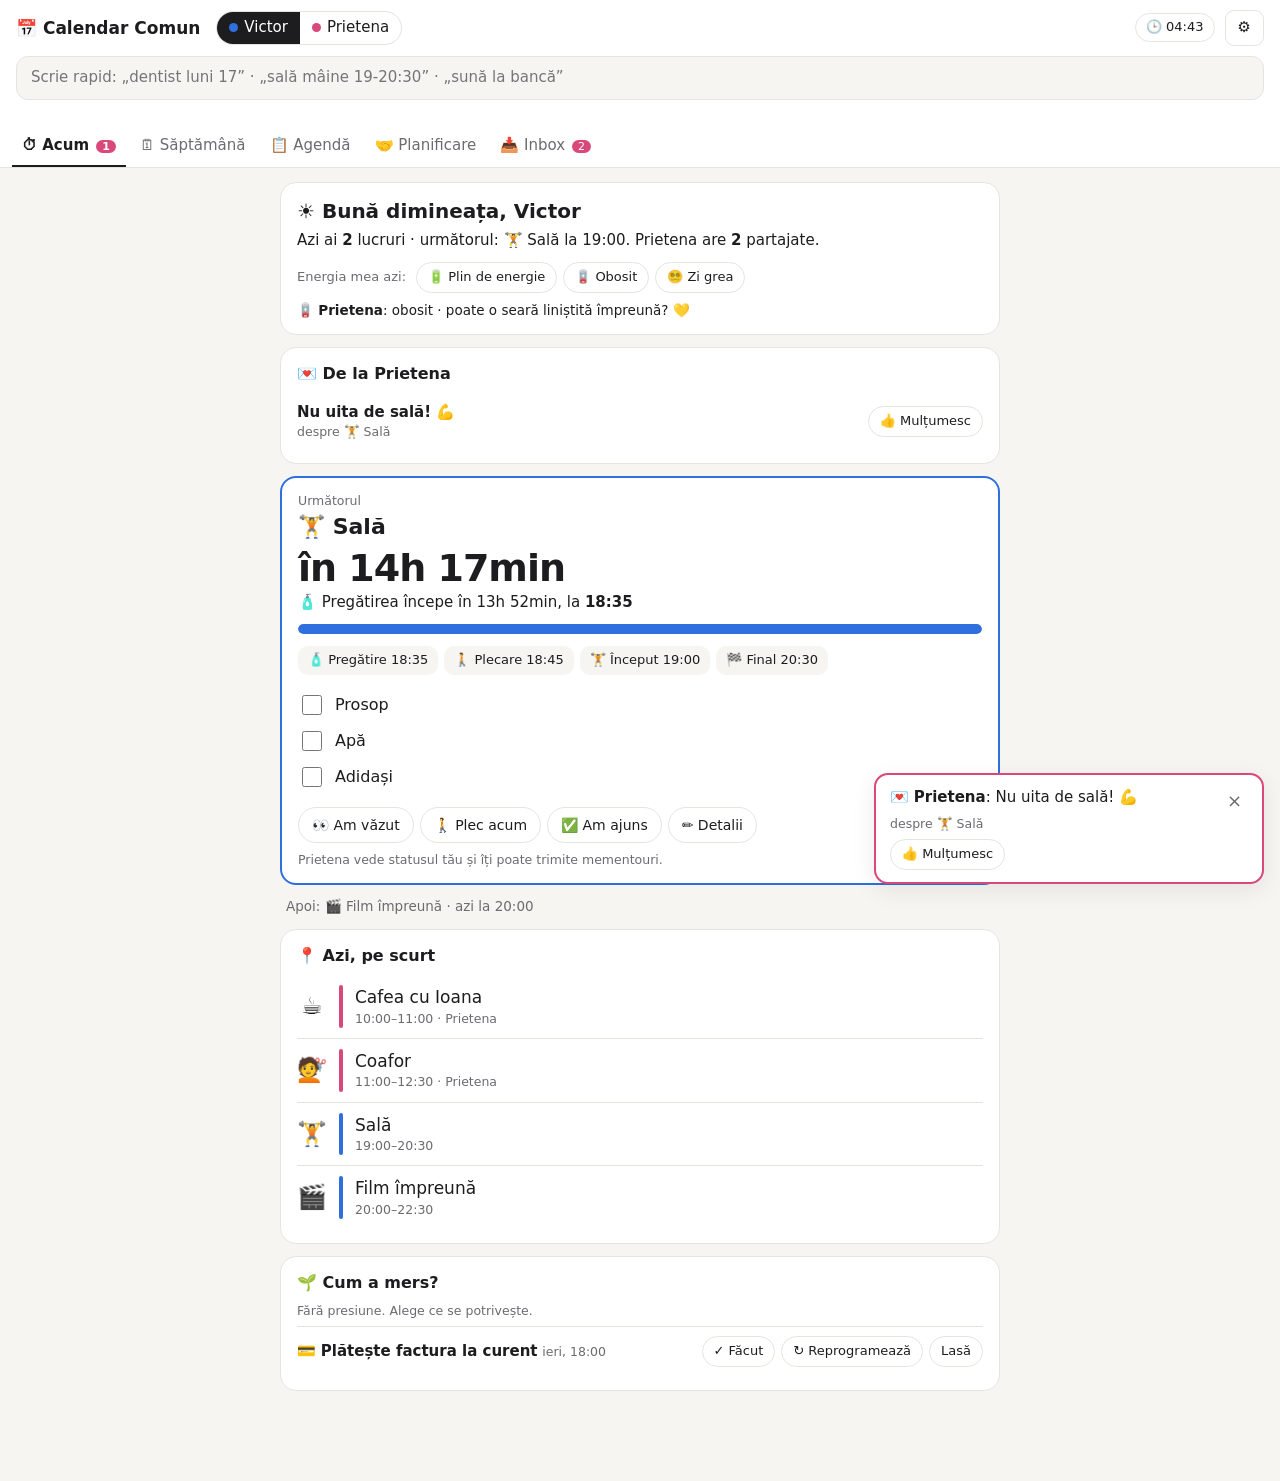
<file: mockup.html>
<!doctype html>
<html lang="ro">
<head>
<meta charset="utf-8">
<meta name="viewport" content="width=device-width, initial-scale=1">
<title>Calendar Comun</title>
<style>
  :root{
    --bg:#f6f5f2; --panel:#ffffff; --text:#1d1d1f; --muted:#6b6b70; --line:#e6e4df;
    --a:#2f6fde; --a-soft:#e4edfc; --b:#d9487a; --b-soft:#fbe6ee;
    --today:#fff7e0; --warn:#a35f00; --warn-soft:#fff1d6; --ok:#23794a; --ok-soft:#e3f4ea; --now:#e5484d;
    --shadow:0 6px 24px rgba(0,0,0,.08);
  }
  @media (prefers-color-scheme: dark){
    :root:not([data-theme="light"]){
      --bg:#141416; --panel:#1d1d20; --text:#f1f1f3; --muted:#9a9aa2; --line:#2c2c31;
      --a:#6b9bff; --a-soft:#1f2b45; --b:#ff7aa6; --b-soft:#43202d; --today:#2a2618;
      --warn:#ffb547; --warn-soft:#3a2c12; --ok:#5fd18e; --ok-soft:#173326; --now:#ff6369;
      --shadow:0 6px 24px rgba(0,0,0,.4);
    }
  }
  :root[data-theme="dark"]{
    --bg:#141416; --panel:#1d1d20; --text:#f1f1f3; --muted:#9a9aa2; --line:#2c2c31;
    --a:#6b9bff; --a-soft:#1f2b45; --b:#ff7aa6; --b-soft:#43202d; --today:#2a2618;
    --warn:#ffb547; --warn-soft:#3a2c12; --ok:#5fd18e; --ok-soft:#173326; --now:#ff6369;
    --shadow:0 6px 24px rgba(0,0,0,.4);
  }
  *{box-sizing:border-box}
  body{margin:0;background:var(--bg);color:var(--text);font:15px/1.45 system-ui,-apple-system,"Segoe UI",Roboto,sans-serif}
  button,input,select,textarea{font:inherit;color:inherit}
  h2{font-size:16px;margin:0 0 8px}
  .meta{color:var(--muted);font-size:12.5px}
  .grow{flex:1;min-width:0}
  .spacer{flex:1}
  .dot{width:9px;height:9px;border-radius:50%;display:inline-block}

  /* Header */
  header{position:sticky;top:0;z-index:10;background:var(--panel);border-bottom:1px solid var(--line)}
  .top{display:flex;gap:10px;align-items:center;padding:10px 16px 6px;flex-wrap:wrap}
  h1{font-size:17px;margin:0 6px 0 0}
  .seg{display:inline-flex;border:1px solid var(--line);border-radius:999px;overflow:hidden}
  .seg button{border:0;background:transparent;padding:5px 12px;cursor:pointer;display:flex;gap:6px;align-items:center}
  .seg button.on{background:var(--text);color:var(--panel)}
  .clock{border:1px solid var(--line);background:var(--panel);border-radius:999px;padding:4px 10px;cursor:pointer;font-size:13px}
  .clock.sim{background:var(--warn-soft);color:var(--warn);border-color:transparent}
  .btn{border:1px solid var(--line);background:var(--panel);border-radius:9px;padding:6px 12px;cursor:pointer}
  .btn:hover{background:var(--bg)}
  .btn.primary{background:var(--text);color:var(--panel);border-color:var(--text)}
  .quick{padding:4px 16px 8px}
  .quick input{width:100%;border:1px solid var(--line);background:var(--bg);border-radius:12px;padding:10px 14px;font-size:15px}
  .quick input:focus{outline:2px solid var(--a);outline-offset:-1px}
  #qcPrev{font-size:12.5px;color:var(--muted);min-height:18px;padding:3px 4px 0}
  .tabs{display:flex;gap:4px;padding:0 12px;overflow-x:auto;scrollbar-width:none}
  .tabs button{border:0;background:transparent;padding:9px 10px;cursor:pointer;white-space:nowrap;border-bottom:2px solid transparent;color:var(--muted)}
  .tabs button.on{color:var(--text);border-bottom-color:var(--text);font-weight:600}
  .count{background:var(--b);color:#fff;border-radius:999px;font-size:11px;padding:0 6px;margin-left:2px}

  main{padding:14px 16px 90px}
  .stack{max-width:720px;margin:0 auto;display:grid;gap:12px}
  .card{background:var(--panel);border:1px solid var(--line);border-radius:16px;padding:14px 16px}
  .chip{border:1px solid var(--line);background:var(--panel);border-radius:999px;padding:5px 11px;cursor:pointer;font-size:13px;display:inline-flex;gap:4px;align-items:center}
  .chip:hover{background:var(--bg)}
  .chip.on{background:var(--text);color:var(--panel);border-color:var(--text)}
  .chips{display:flex;flex-wrap:wrap;gap:6px}
  .warn{background:var(--warn-soft);color:var(--warn);border-radius:10px;padding:8px 12px;font-size:13.5px}
  .okmsg{background:var(--ok-soft);color:var(--ok);border-radius:10px;padding:8px 12px;font-size:13.5px}
  .big{font-size:18px;text-align:center;padding:12px 0}

  /* Now */
  .greet{font-size:20px;font-weight:700}
  .sumline{margin:4px 0 10px}
  .energy{display:flex;flex-wrap:wrap;gap:6px;align-items:center;margin-top:8px}
  .energy>span{font-size:13px;color:var(--muted);margin-right:4px}
  .her-energy{margin-top:8px;font-size:13.5px}
  .nudge{display:flex;gap:10px;align-items:center;justify-content:space-between;padding:8px 0;border-top:1px solid var(--line)}
  .nudge:first-of-type{border-top:0}
  .next{border:2px solid var(--a)}
  .next .title{font-size:22px;font-weight:700;display:flex;gap:8px;align-items:center}
  .countdown{font-size:38px;font-weight:800;letter-spacing:-1px;line-height:1.1;margin:6px 0 2px}
  .sub{font-size:15px;margin-bottom:10px}
  .meter{height:10px;background:var(--bg);border-radius:99px;overflow:hidden;margin:6px 0 12px}
  .meter i{display:block;height:100%;background:var(--a);border-radius:99px;transition:width .6s}
  .meter.low i{background:var(--warn)}
  .steps{display:flex;gap:6px;flex-wrap:wrap;margin-bottom:12px}
  .step{padding:5px 10px;border-radius:10px;background:var(--bg);font-size:13px}
  .step.past{opacity:.45;text-decoration:line-through}
  .step.cur{outline:2px solid var(--a);font-weight:600}
  .checklist{margin:4px 0 12px}
  .checklist label{display:flex;gap:10px;align-items:center;padding:5px 0;font-size:16px;cursor:pointer}
  .checklist input{width:20px;height:20px}
  .checklist .done{text-decoration:line-through;color:var(--muted)}
  .status-btns{display:flex;gap:6px;flex-wrap:wrap}
  .status-btns .chip{font-size:14px;padding:7px 13px}
  .after{color:var(--muted);font-size:13.5px;padding:0 6px}
  .today-list .item{display:flex;gap:12px;align-items:center;padding:10px 0;border-bottom:1px solid var(--line);font-size:17px;cursor:pointer}
  .today-list .item:last-child{border-bottom:0}
  .today-list .item.past{opacity:.45}
  .item .em{font-size:24px;width:30px;text-align:center}
  .item .bar,.row .bar{width:4px;align-self:stretch;border-radius:2px;flex:none}
  details summary{cursor:pointer;color:var(--muted);font-size:13.5px;padding-top:8px}
  .rev{display:flex;gap:10px;align-items:center;justify-content:space-between;padding:9px 0;border-top:1px solid var(--line);flex-wrap:wrap}
  .rev:first-of-type{border-top:0}
  .btns{display:flex;gap:6px;flex-wrap:wrap}

  /* Toolbar */
  .toolbar{display:flex;flex-wrap:wrap;gap:8px;align-items:center;margin:0 auto 10px}
  .range{font-weight:600;padding:0 6px}
  .legend{display:flex;gap:12px;color:var(--muted);font-size:12px;flex-wrap:wrap}
  .legend span{display:flex;gap:5px;align-items:center}
  .sw{width:14px;height:10px;border-radius:3px;display:inline-block}
  .sw.hatch{background:repeating-linear-gradient(45deg,var(--line) 0 3px,transparent 3px 6px);border:1px solid var(--line)}
  .sw.bufsw{background:repeating-linear-gradient(-45deg,var(--a-soft) 0 3px,transparent 3px 6px);border:1px dashed var(--a)}

  /* Week grid */
  .grid{background:var(--panel);border:1px solid var(--line);border-radius:12px;overflow:auto;box-shadow:var(--shadow);max-height:calc(100vh - 230px)}
  .head,.body{display:grid;grid-template-columns:52px repeat(7,minmax(96px,1fr));min-width:740px}
  .head{position:sticky;top:0;background:var(--panel);z-index:4;border-bottom:1px solid var(--line)}
  .head>div{padding:6px 4px;text-align:center;font-size:12px;color:var(--muted)}
  .head b{display:block;font-size:18px;color:var(--text);margin:0 auto}
  .head .is-today b{background:var(--text);color:var(--panel);border-radius:50%;width:32px;height:32px;line-height:32px}
  .hmeta{display:block;min-height:16px;font-size:12px}
  .hours div{height:var(--h);font-size:11px;color:var(--muted);text-align:right;padding-right:6px;transform:translateY(-7px)}
  .col{position:relative;overflow:hidden;border-left:1px solid var(--line);background-image:repeating-linear-gradient(to bottom,transparent 0,transparent calc(var(--h) - 1px),var(--line) calc(var(--h) - 1px),var(--line) var(--h));cursor:copy}
  .col.today{background-color:var(--today)}
  .buf{position:absolute;left:2px;right:2px;border-radius:5px;background:repeating-linear-gradient(-45deg,var(--a-soft) 0 4px,transparent 4px 8px);border:1px dashed var(--a);opacity:.55;pointer-events:none}
  .nowline{position:absolute;left:0;right:0;height:2px;background:var(--now);z-index:3;pointer-events:none}
  .nowline::before{content:"";position:absolute;left:-4px;top:-4px;width:10px;height:10px;border-radius:50%;background:var(--now)}
  .ev{position:absolute;border-radius:6px;padding:3px 6px;font-size:12px;overflow:hidden;cursor:pointer;border-left:3px solid;line-height:1.25;z-index:2}
  .ev.a{background:var(--a-soft);border-color:var(--a)}
  .ev.b{background:var(--b-soft);border-color:var(--b)}
  .ev.private{background-image:repeating-linear-gradient(45deg,transparent 0 6px,rgba(127,127,127,.13) 6px 12px)}
  .ev.done{opacity:.55}
  .ev .t{font-weight:600}
  .ev .m{color:var(--muted);font-size:11px}

  /* Agenda */
  .day{background:var(--panel);border:1px solid var(--line);border-radius:12px;overflow:hidden}
  .day h3{margin:0;padding:10px 14px;font-size:13.5px;border-bottom:1px solid var(--line);display:flex;justify-content:space-between;gap:8px}
  .day.today h3{background:var(--today)}
  .row{display:flex;gap:12px;padding:10px 14px;border-bottom:1px solid var(--line);cursor:pointer;align-items:flex-start}
  .row:last-child{border-bottom:0}
  .row.dim{opacity:.55}
  .row .time{width:96px;color:var(--muted);flex:none}
  .empty{padding:10px 14px;color:var(--muted);font-size:13px}
  .tag{font-size:11px;border:1px solid var(--line);border-radius:999px;padding:1px 7px;margin-left:6px;color:var(--muted);white-space:nowrap}

  /* Plan */
  .wide{max-width:1000px;margin:0 auto;display:grid;gap:12px}
  .ptable{background:var(--panel);border:1px solid var(--line);border-radius:12px;overflow:hidden}
  .prow{display:grid;grid-template-columns:110px 1fr 1fr 1.1fr;border-bottom:1px solid var(--line)}
  .prow:last-child{border-bottom:0}
  .prow>div{padding:9px 12px;border-left:1px solid var(--line);font-size:13.5px;display:grid;gap:4px;align-content:start}
  .prow>div:first-child{border-left:0;font-weight:600}
  .prow.ph>div{font-size:12px;color:var(--muted);font-weight:600;background:var(--bg)}
  .prow.today>div:first-child{background:var(--today)}
  .pitem{border-left:3px solid;padding:2px 7px;border-radius:5px;cursor:pointer}
  .pitem.a{background:var(--a-soft);border-color:var(--a)}
  .pitem.b{background:var(--b-soft);border-color:var(--b)}
  .ritual label{display:flex;gap:10px;align-items:center;padding:4px 0;cursor:pointer}
  .ritual input{width:18px;height:18px}
  .ritual .done{text-decoration:line-through;color:var(--muted)}
  @media (max-width:720px){
    .prow{grid-template-columns:1fr 1fr}
    .prow>div:first-child{grid-column:1/-1;border-bottom:1px solid var(--line)}
    .prow>div:last-child{grid-column:1/-1;border-left:0;border-top:1px solid var(--line)}
    .prow>div:nth-child(2){border-left:0}
    .prow.ph{display:none}
  }

  /* Dialog */
  dialog{border:0;border-radius:16px;padding:0;width:min(460px,calc(100vw - 24px));max-height:calc(100vh - 24px);background:var(--panel);color:var(--text);box-shadow:var(--shadow)}
  dialog::backdrop{background:rgba(0,0,0,.4)}
  .f{padding:18px;display:grid;gap:12px}
  .f h2{font-size:18px;margin:0}
  .f label:not(.chip):not(.switch){display:grid;gap:4px;font-size:12px;color:var(--muted)}
  .f input:not([type=checkbox]),.f select,.f textarea{border:1px solid var(--line);border-radius:9px;padding:8px 10px;background:var(--bg);width:100%}
  .titlerow{display:flex;gap:8px}
  .titlerow .emo{width:56px!important;text-align:center;font-size:18px;flex:none}
  .two{display:grid;grid-template-columns:1fr 1fr;gap:10px}
  .three{display:grid;grid-template-columns:1.4fr 1fr 1fr;gap:8px}
  .hint{font-size:13px;color:var(--a)}
  .fs{display:grid;gap:6px}
  .lbl{font-size:12px;color:var(--muted)}
  .switch{display:flex;align-items:center;justify-content:space-between;gap:10px;padding:9px 12px;border:1px solid var(--line);border-radius:11px;font-size:14px;cursor:pointer}
  .switch small{display:block;color:var(--muted);font-size:12px}
  .switch input{width:20px;height:20px;flex:none}
  .clrow{display:flex;gap:8px;align-items:center;font-size:14px}
  .clrow span{flex:1}
  .clrow button{border:0;background:none;cursor:pointer;color:var(--muted);font-size:16px}
  .actions{display:flex;gap:8px;justify-content:flex-end;flex-wrap:wrap}
  .actions .del{margin-right:auto;color:#d33}
  .ro{font-size:13.5px;background:var(--bg);border-radius:9px;padding:9px 11px}
  .ro .done{text-decoration:line-through;color:var(--muted)}

  /* Toasts */
  #toasts{position:fixed;right:16px;bottom:16px;display:grid;gap:8px;z-index:50;width:min(390px,calc(100vw - 32px))}
  .toast{background:var(--panel);border:1px solid var(--line);border-radius:14px;box-shadow:var(--shadow);padding:12px 14px;display:flex;gap:8px;animation:pop .25s ease}
  .toast.rem{border:2px solid var(--a)}
  .toast.nud{border:2px solid var(--b)}
  .toast .tbody{flex:1;display:grid;gap:6px}
  .toast .tact{display:flex;gap:6px;flex-wrap:wrap}
  .toast .tx{border:0;background:none;cursor:pointer;color:var(--muted);font-size:18px;align-self:flex-start}
  @keyframes pop{from{transform:translateY(10px);opacity:0}}
  @media (max-width:560px){ h1{width:100%} .three{grid-template-columns:1fr 1fr} .three label:first-child{grid-column:1/-1} }
</style>
</head>
<body>
<header>
  <div class="top">
    <h1>📅 Calendar Comun</h1>
    <div class="seg" id="who"></div>
    <span class="spacer"></span>
    <button class="clock" id="clock" title="Setări și oră simulată"></button>
    <button class="btn" id="settingsBtn" aria-label="Setări">⚙️</button>
  </div>
  <div class="quick">
    <input id="qc" autocomplete="off" placeholder="Scrie rapid: „dentist luni 17” · „sală mâine 19-20:30” · „sună la bancă”">
    <div id="qcPrev"></div>
  </div>
  <nav class="tabs" id="tabs"></nav>
</header>
<main id="main"></main>
<div id="toasts"></div>
<dialog id="dlg"><div id="dlgBody"></div></dialog>

<script>
/* ---------- Constants & helpers ---------- */
const OVERLOAD = 5, H_START = 6, H_END = 24, ROW = 48, MIN = 6e4;
const DAYS = ['Lun','Mar','Mie','Joi','Vin','Sâm','Dum'];
const DAYS_LONG = ['Luni','Marți','Miercuri','Joi','Vineri','Sâmbătă','Duminică'];
const MONTHS = ['ian','feb','mar','apr','mai','iun','iul','aug','sep','oct','nov','dec'];
const COLOR = { a:'var(--a)', b:'var(--b)' };
const ENERGY = { full:['🔋','Plin de energie'], tired:['🪫','Obosit'], hard:['😵‍💫','Zi grea'] };
const STATUS = { seen:['👀','A văzut'], leaving:['🚶','A plecat'], arrived:['✅','A ajuns'], done:['✅','Făcut'], skipped:['➖','Lăsat'] };
const REMINDER_OPTS = [[1440,'1 zi'],[120,'2 ore'],[60,'1 oră'],[30,'30 min'],[15,'15 min']];
const MIN_OPTS = [0,5,10,15,20,30,45,60,90];
const NUDGES = ['Nu uita! 💛','Ai tot ce-ți trebuie? 🎒','E timpul să pleci 🚶','Succes! 🍀'];
const EMOJI = [[/dentist|stomatolog/,'🦷'],[/doctor|medic|analize|clinic|psiholog|terapie/,'🩺'],[/sala|gym|antrenament|fitness|alergat/,'🏋️'],
  [/film|cinema/,'🎬'],[/cina|pranz|restaurant|masa/,'🍽️'],[/cafea/,'☕'],[/coafor|frizer|tuns|manichiura/,'💇'],[/yoga|meditatie/,'🧘'],
  [/banca|factura|plata|plateste/,'💳'],[/ziua|aniversare|petrecere/,'🎂'],[/zbor|aeroport|avion/,'✈️'],[/sedinta|meeting|call|interviu|munca/,'💼'],
  [/cumparaturi|magazin|mall|piata/,'🛒'],[/parinti|mama|tata|bunica/,'👪'],[/cadou/,'🎁'],[/plimbare|parc/,'🌳'],[/curatenie|spalat/,'🧹'],
  [/scoala|curs|examen|facultate/,'📚'],[/masina|service|itp/,'🚗'],[/pisica|caine|vet/,'🐾'],[/suna|telefon/,'📞'],[/medicament|pastil/,'💊']];
const DOW = { luni:1, marti:2, miercuri:3, joi:4, vineri:5, sambata:6, duminica:0 };

const $ = s => document.querySelector(s);
const pad = n => String(n).padStart(2,'0');
const iso = d => `${d.getFullYear()}-${pad(d.getMonth()+1)}-${pad(d.getDate())}`;
const addDays = (d,n) => { const x = new Date(d); x.setDate(x.getDate()+n); return x; };
const mondayOf = d => { const x = new Date(d.getFullYear(), d.getMonth(), d.getDate()); return addDays(x, -((x.getDay()+6)%7)); };
const toMin = t => { const [h,m] = t.split(':').map(Number); return h*60+m; };
const minToHm = m => `${pad(Math.floor(m/60))}:${pad(m%60)}`;
const fmtTime = d => `${pad(d.getHours())}:${pad(d.getMinutes())}`;
const uid = () => Math.random().toString(36).slice(2,10);
const norm = s => String(s).normalize('NFD').replace(/[̀-ͯ]/g,'').toLowerCase();
const esc = s => String(s ?? '').replace(/[&<>"']/g, c => ({'&':'&amp;','<':'&lt;','>':'&gt;','"':'&quot;',"'":'&#39;'}[c]));
const other = u => u === 'a' ? 'b' : 'a';
const nm = u => S.settings.names[u];
const now = () => new Date(Date.now() + (S.settings.timeOffset || 0));
const evStart = e => new Date(`${e.date}T${e.start}`);
const evEnd = e => new Date(`${e.date}T${e.end}`);
const byStart = (x,y) => evStart(x) - evStart(y);
const isDone = e => ['arrived','done','skipped'].includes(e.status);
const guessEmoji = t => (EMOJI.find(([r]) => r.test(norm(t))) || [])[1] || '📌';
const countDay = (u, date, exceptId) => S.events.filter(e => e.owner === u && e.date === date && e.status !== 'skipped' && e.id !== exceptId).length;
const visible = () => S.events.filter(e => e.owner === S.me || e.shared);
const clamp = (v,a=0,b=1) => Math.max(a, Math.min(b, v));
const dayLabel = d => `${DAYS[(d.getDay()+6)%7]} ${d.getDate()} ${MONTHS[d.getMonth()]}`;
function relDay(dateIso){
  const n = now();
  if (dateIso === iso(n)) return 'azi';
  if (dateIso === iso(addDays(n,1))) return 'mâine';
  if (dateIso === iso(addDays(n,-1))) return 'ieri';
  return dayLabel(new Date(dateIso + 'T00:00'));
}
function fmtDur(ms){
  let m = Math.max(0, Math.round(ms / MIN));
  if (m < 1) return 'sub 1 min';
  if (m < 60) return `${m} min`;
  const h = Math.floor(m / 60); m %= 60;
  if (h < 24) return `${h}h${m ? ` ${m}min` : ''}`;
  const d = Math.floor(h / 24);
  return `${d} ${d === 1 ? 'zi' : 'zile'}${h % 24 ? ` ${h % 24}h` : ''}`;
}

/* ---------- State ---------- */
const KEY = 'sc.v2';
function seed(){
  const T = new Date();
  const D = n => iso(addDays(T, n));
  const W = dow => iso(addDays(T, (dow - T.getDay() + 7) % 7));
  const mk = o => ({ id:uid(), prep:0, travel:0, reminders:[60], insistent:false, allowNudge:true, status:null, note:'', shared:true,
                     ...o, checklist:(o.checklist || []).map(text => ({ text, done:false })) });
  const gym = mk({ owner:'a', emoji:'🏋️', title:'Sală', date:D(0), start:'19:00', end:'20:30', prep:10, travel:15, checklist:['Prosop','Apă','Adidași'] });
  return {
    me:'a', view:'now',
    settings:{ names:{ a:'Victor', b:'Prietena' }, buffers:true, timeOffset:0 },
    events:[
      mk({ owner:'a', emoji:'🦷', title:'Dentist', date:W(1), start:'17:00', end:'18:00', note:'Dr. Popescu, cabinet 3', prep:20, travel:20,
           reminders:[1440,60], insistent:true, checklist:['Buletin','Card de sănătate','Bani / card'] }),
      gym,
      mk({ owner:'b', emoji:'☕', title:'Cafea cu Ioana', date:D(0), start:'10:00', end:'11:00' }),
      mk({ owner:'a', emoji:'💳', title:'Plătește factura la curent', date:D(-1), start:'18:00', end:'18:30', shared:false }),
      mk({ owner:'a', emoji:'🎁', title:'Cadou surpriză', date:D(1), start:'12:30', end:'13:30', shared:false, note:'Nu partaja!' }),
      mk({ owner:'b', emoji:'👪', title:'Cină la părinți', date:D(1), start:'19:30', end:'22:00', travel:30 }),
      mk({ owner:'b', emoji:'💇', title:'Coafor', date:W(6), start:'11:00', end:'12:30', travel:20, checklist:['Poze cu tunsoarea dorită'] }),
      mk({ owner:'a', emoji:'🎬', title:'Film împreună', date:W(6), start:'20:00', end:'22:30' }),
      mk({ owner:'b', emoji:'🧘', title:'Yoga', date:W(0), start:'09:00', end:'10:00', shared:false }),
    ],
    nudges:[{ id:uid(), from:'b', to:'a', eventId:gym.id, text:'Nu uita de sală! 💪', at:T.toISOString(), read:false, shown:false }],
    energy:{ a:{}, b:{ [D(0)]:'tired' } },
    inbox:[
      { id:uid(), owner:'a', text:'Sună la bancă pentru card', at:T.toISOString() },
      { id:uid(), owner:'a', text:'Programare ITP mașină', at:T.toISOString() },
      { id:uid(), owner:'b', text:'Cadou pentru mama', at:T.toISOString() },
    ],
    templates:[
      { name:'Dentist', emoji:'🦷', dur:60, prep:20, travel:20, reminders:[1440,60], insistent:true, checklist:['Buletin','Card de sănătate','Bani / card'] },
      { name:'Doctor', emoji:'🩺', dur:60, prep:20, travel:20, reminders:[1440,60], insistent:true, checklist:['Buletin','Card de sănătate','Trimitere / analize'] },
      { name:'Sală', emoji:'🏋️', dur:90, prep:10, travel:15, reminders:[60], insistent:false, checklist:['Prosop','Apă','Adidași'] },
    ],
    ritual:{}, fired:{},
  };
}
function load(){ try { const v = localStorage.getItem(KEY); if (v) return JSON.parse(v); } catch {} return seed(); }
function save(){ try { localStorage.setItem(KEY, JSON.stringify(S, (k,v) => k.startsWith('_') ? undefined : v)); } catch {} }
let S = load();
let weekStart = mondayOf(now());

/* ---------- Quick capture parser ---------- */
function findTemplate(title){
  const t = norm(title);
  return S.templates.find(x => t && t.startsWith(norm(x.name)));
}
function parseQuick(text){
  const toks = text.trim().split(/\s+/).filter(Boolean), keep = [], base = now();
  let date = null, sh = null, sm = 0, eh = null, em = 0, dur = null, shared = true;
  for (let i = 0; i < toks.length; i++){
    const raw = toks[i], t = norm(raw).replace(/[,;!?]+$/,''), prev = norm(toks[i-1] || '');
    let m;
    if (t === 'azi' || t === 'astazi') date = iso(base);
    else if (t === 'maine') date = iso(addDays(base,1));
    else if (t === 'poimaine') date = iso(addDays(base,2));
    else if (t in DOW) date = iso(addDays(base, (DOW[t] - base.getDay() + 7) % 7));
    else if ((m = t.match(/^(\d{1,2})[./](\d{1,2})$/)) && +m[2] >= 1 && +m[2] <= 12){
      const d = new Date(base.getFullYear(), +m[2]-1, +m[1]);
      if (d < new Date(base.getFullYear(), base.getMonth(), base.getDate())) d.setFullYear(d.getFullYear()+1);
      date = iso(d);
    }
    else if (sh === null && (m = t.match(/^(\d{1,2})(?:[:.](\d{2}))?(?:-(\d{1,2})(?:[:.](\d{2}))?)?$/)) && +m[1] < 24
             && (m[2] || m[3] || /^(la|ora|de)$/.test(prev) || +m[1] >= 7)){
      sh = +m[1]; sm = +(m[2] || 0);
      if (m[3]){ eh = +m[3]; em = +(m[4] || 0); }
    }
    else if ((m = t.match(/^(\d+(?:[.,]\d+)?)(h|ore|ora|min|m)$/))){
      const v = parseFloat(m[1].replace(',','.')); dur = /^(h|or)/.test(m[2]) ? v*60 : v;
    }
    else if (t === 'privat') shared = false;
    else { keep.push(raw); continue; }
    if (keep.length && /^(la|ora|pe|de|in|din|pentru)$/.test(norm(keep[keep.length-1]))) keep.pop();
  }
  let title = keep.join(' ');
  title = title.charAt(0).toUpperCase() + title.slice(1);
  const tpl = findTemplate(title);
  if (sh !== null && !date){
    const c = new Date(base); c.setHours(sh, sm, 0, 0);
    date = iso(c < base ? addDays(c,1) : c);
  }
  let start = null, end = null;
  if (sh !== null){
    start = minToHm(sh*60 + sm);
    const len = dur ?? tpl?.dur ?? 60;
    end = minToHm(eh !== null ? eh*60 + em : Math.min(sh*60 + sm + len, 23*60 + 59));
  }
  const p = { title, emoji: tpl?.emoji || guessEmoji(title), date, start, end, shared };
  if (tpl) Object.assign(p, { prep:tpl.prep, travel:tpl.travel, reminders:[...tpl.reminders], insistent:tpl.insistent,
                              checklist:tpl.checklist.map(text => ({ text, done:false })) });
  return { p, tpl, complete: !!(title && date && start), empty: !date && sh === null };
}

/* ---------- Rendering ---------- */
function render(){ renderHeader(); renderMain(); }

function renderHeader(){
  $('#who').innerHTML = ['a','b'].map(k =>
    `<button data-act="me" data-arg="${k}" class="${S.me === k ? 'on' : ''}"><span class="dot" style="background:${COLOR[k]}"></span>${esc(nm(k))}</button>`).join('');
  const inboxN = S.inbox.filter(i => i.owner === S.me).length;
  const nudN = S.nudges.filter(x => x.to === S.me && !x.read).length;
  const tabs = [['now','⏱ Acum',nudN],['week','🗓 Săptămână'],['agenda','📋 Agendă'],['plan','🤝 Planificare'],['inbox','📥 Inbox',inboxN]];
  $('#tabs').innerHTML = tabs.map(([k,l,c]) =>
    `<button data-act="tab" data-arg="${k}" class="${S.view === k ? 'on' : ''}">${l}${c ? ` <span class="count">${c}</span>` : ''}</button>`).join('');
  const c = $('#clock');
  c.innerHTML = `🕒 ${fmtTime(now())}${S.settings.timeOffset ? ' · simulat' : ''}`;
  c.classList.toggle('sim', !!S.settings.timeOffset);
}

function renderMain(){
  const main = $('#main');
  ({ now:renderNow, week:renderWeek, agenda:renderAgenda, plan:renderPlan, inbox:renderInbox })[S.view](main);
}

function toolbar(){
  const end = addDays(weekStart, 6);
  return `<div class="toolbar">
    <button class="btn" data-act="wk" data-arg="-1" aria-label="Săptămâna trecută">‹</button>
    <button class="btn" data-act="wk" data-arg="0">Azi</button>
    <button class="btn" data-act="wk" data-arg="1" aria-label="Săptămâna viitoare">›</button>
    <span class="range">${weekStart.getDate()} ${MONTHS[weekStart.getMonth()]} – ${end.getDate()} ${MONTHS[end.getMonth()]} ${end.getFullYear()}</span>
    <span class="spacer"></span>
    <span class="legend">
      <span><i class="sw" style="background:var(--a)"></i>${esc(nm('a'))}</span>
      <span><i class="sw" style="background:var(--b)"></i>${esc(nm('b'))}</span>
      <span><i class="sw hatch"></i>Privat</span>
      ${S.view === 'week' ? '<span><i class="sw bufsw"></i>Pregătire / pauză</span>' : ''}
    </span></div>`;
}

const evMeta = e => `${e.owner !== S.me ? esc(nm(e.owner)) + ' · ' : ''}${e.start}–${e.end}${e.shared ? '' : ' · 🔒'}${e.status ? ' · ' + STATUS[e.status][0] : ''}`;
const energyIcons = di => ['a','b'].map(u => S.energy[u]?.[di] ? `<span title="${esc(nm(u))}: ${ENERGY[S.energy[u][di]][1]}">${ENERGY[S.energy[u][di]][0]}</span>` : '').join('');

/* ----- Now ----- */
function renderNow(main){
  const n = now(), today = iso(n), o = other(S.me);
  const mineToday = S.events.filter(e => e.owner === S.me && e.date === today && e.status !== 'skipped').sort(byStart);
  const herToday = S.events.filter(e => e.owner === o && e.shared && e.date === today).sort(byStart);
  const greet = n.getHours() < 12 ? '☀️ Bună dimineața' : n.getHours() < 18 ? '🌤 Bună ziua' : '🌙 Bună seara';
  const myE = S.energy[S.me]?.[today], herE = S.energy[o]?.[today];
  const firstLeft = mineToday.find(e => evEnd(e) > n);

  let h = `<div class="stack">
  <section class="card">
    <div class="greet">${greet}, ${esc(nm(S.me))}</div>
    <div class="sumline">Azi ai <b>${mineToday.length}</b> ${mineToday.length === 1 ? 'lucru' : 'lucruri'}${firstLeft ? ` · următorul: ${firstLeft.emoji} ${esc(firstLeft.title)} la ${firstLeft.start}` : ''}.
      ${esc(nm(o))} are <b>${herToday.length}</b> partajate.</div>
    ${mineToday.length >= OVERLOAD ? '<div class="warn">⚠️ Zi plină. Poate muți ceva? E ok să spui nu.</div>' : ''}
    <div class="energy"><span>Energia mea azi:</span>${Object.entries(ENERGY).map(([k,[em,l]]) =>
      `<button class="chip ${myE === k ? 'on' : ''}" data-act="energy" data-arg="${k}">${em} ${l}</button>`).join('')}</div>
    ${herE ? `<div class="her-energy">${ENERGY[herE][0]} <b>${esc(nm(o))}</b>: ${ENERGY[herE][1].toLowerCase()}${herE !== 'full' ? ' · poate o seară liniștită împreună? 💛' : ''}</div>` : ''}
  </section>`;

  const nud = S.nudges.filter(x => x.to === S.me && !x.read);
  if (nud.length) h += `<section class="card"><h2>💌 De la ${esc(nm(o))}</h2>${nud.map(x => {
      const e = S.events.find(e => e.id === x.eventId);
      return `<div class="nudge"><div><b>${esc(x.text)}</b><div class="meta">${e ? `despre ${e.emoji} ${esc(e.title)}` : ''}</div></div>
              <button class="chip" data-act="nudgeRead" data-arg="${x.id}">👍 Mulțumesc</button></div>`;
    }).join('')}</section>`;

  const upcoming = S.events.filter(e => e.owner === S.me && evEnd(e) > n && !['skipped','done'].includes(e.status)).sort(byStart);
  if (upcoming[0]){
    h += nextCard(upcoming[0], n);
    if (upcoming[1]) h += `<div class="after">Apoi: ${upcoming[1].emoji} ${esc(upcoming[1].title)} · ${relDay(upcoming[1].date)} la ${upcoming[1].start}</div>`;
  } else h += `<section class="card"><div class="big">🌿 Nimic programat. Respiră.</div></section>`;

  const todayAll = visible().filter(e => e.date === today && e.status !== 'skipped').sort(byStart);
  const item = e => `<div class="item ${evEnd(e) <= n ? 'past' : ''}" data-act="open" data-id="${e.id}">
      <span class="em">${e.emoji || '📌'}</span><span class="bar" style="background:${COLOR[e.owner]}"></span>
      <div class="grow"><div>${esc(e.title)}${e.shared ? '' : ' 🔒'}</div>
      <div class="meta">${e.start}–${e.end}${e.owner !== S.me ? ' · ' + esc(nm(e.owner)) : ''}${e.status ? ' · ' + STATUS[e.status].join(' ') : ''}</div></div></div>`;
  h += `<section class="card today-list"><h2>📍 Azi, pe scurt</h2>
    ${todayAll.length ? todayAll.slice(0,5).map(item).join('') : '<div class="meta">Zi liberă. 🌿</div>'}
    ${todayAll.length > 5 ? `<details><summary>+${todayAll.length - 5} mai târziu</summary>${todayAll.slice(5).map(item).join('')}</details>` : ''}
  </section>`;

  const review = S.events.filter(e => e.owner === S.me && !isDone(e) && evEnd(e) <= n && n - evEnd(e) < 3*864e5).sort(byStart);
  if (review.length) h += `<section class="card"><h2>🌱 Cum a mers?</h2><div class="meta" style="margin-bottom:6px">Fără presiune. Alege ce se potrivește.</div>
    ${review.map(e => `<div class="rev"><span>${e.emoji} <b>${esc(e.title)}</b> <span class="meta">${relDay(e.date)}, ${e.start}</span></span>
      <span class="btns"><button class="chip" data-act="done" data-id="${e.id}">✓ Făcut</button>
      <button class="chip" data-act="redo" data-id="${e.id}">↻ Reprogramează</button>
      <button class="chip" data-act="skip" data-id="${e.id}">Lasă</button></span></div>`).join('')}</section>`;

  main.innerHTML = h + '</div>';
}

function nextCard(e, n){
  const st = evStart(e), en = evEnd(e), inProg = st <= n;
  const prepAt = new Date(st - ((e.prep || 0) + (e.travel || 0)) * MIN), leaveAt = new Date(st - (e.travel || 0) * MIN);
  const steps = [];
  if (e.prep) steps.push(['🧴','Pregătire',prepAt]);
  if (e.travel) steps.push(['🚶','Plecare',leaveAt]);
  steps.push([e.emoji || '📌','Început',st], ['🏁','Final',en]);
  const cur = steps.findIndex(s => s[2] > n) - 1;

  let big, sub, frac, low = false;
  if (inProg){ big = 'acum'; sub = `Mai sunt ${fmtDur(en - n)} până la final`; frac = (en - n) / (en - st); }
  else {
    big = `în ${fmtDur(st - n)}`;
    if (e.travel && leaveAt <= n){ sub = '🚶 E timpul să pleci!'; low = true; }
    else if (e.prep && prepAt <= n){ sub = `🧴 Pregătește-te. ${e.travel ? `Pleci în ${fmtDur(leaveAt - n)} (la ${fmtTime(leaveAt)})` : `Începe la ${e.start}`}`; low = true; }
    else if (e.prep || e.travel) sub = `${e.prep ? '🧴 Pregătirea' : '🚶 Plecarea'} începe în ${fmtDur(prepAt - n)}, la <b>${fmtTime(prepAt)}</b>`;
    else sub = `${relDay(e.date)}, la ${e.start}`;
    const target = (e.prep || e.travel) ? prepAt : st;
    frac = clamp((target - n) / (3 * 3600e3));
    low = low || frac < .15;
  }
  const o = other(S.me);
  return `<section class="card next">
    <div class="meta">Următorul</div>
    <div class="title">${e.emoji || '📌'} ${esc(e.title)}${e.shared ? '' : ' <span class="tag">🔒 privat</span>'}</div>
    <div class="countdown">${big}</div>
    <div class="sub">${sub}</div>
    <div class="meter ${low ? 'low' : ''}"><i style="width:${Math.round(frac * 100)}%"></i></div>
    <div class="steps">${steps.map(([ic,l,at],i) =>
      `<span class="step ${at <= n && i !== cur ? 'past' : ''} ${i === cur ? 'cur' : ''}">${ic} ${l} ${fmtTime(at)}</span>`).join('')}</div>
    ${e.checklist.length ? `<div class="checklist">${e.checklist.map((c,i) =>
      `<label><input type="checkbox" data-act="check" data-id="${e.id}" data-arg="${i}" ${c.done ? 'checked' : ''}><span class="${c.done ? 'done' : ''}">${esc(c.text)}</span></label>`).join('')}</div>` : ''}
    ${e.note ? `<div class="meta" style="margin-bottom:10px">📝 ${esc(e.note)}</div>` : ''}
    <div class="status-btns">
      ${[['seen','👀 Am văzut'],['leaving','🚶 Plec acum'],['arrived','✅ Am ajuns']].map(([k,l]) =>
        `<button class="chip ${e.status === k ? 'on' : ''}" data-act="status" data-id="${e.id}" data-arg="${k}">${l}</button>`).join('')}
      <button class="chip" data-act="open" data-id="${e.id}">✏️ Detalii</button>
    </div>
    ${e.shared ? `<div class="meta" style="margin-top:8px">${esc(nm(o))} vede statusul tău${e.allowNudge ? ' și îți poate trimite mementouri' : ''}.</div>` : ''}
  </section>`;
}

/* ----- Week ----- */
function layoutDay(list){
  list.sort(byStart);
  const lanes = [];
  for (const e of list){
    let i = lanes.findIndex(end => end <= toMin(e.start));
    if (i < 0){ i = lanes.length; lanes.push(0); }
    lanes[i] = toMin(e.end); e._lane = i;
  }
  for (const e of list) e._lanes = lanes.length;
  return list;
}

function renderWeek(main){
  const n = now(), todayIso = iso(n), days = [...Array(7)].map((_,i) => addDays(weekStart,i));
  let head = '<div></div>';
  days.forEach((d,i) => {
    const di = iso(d), ov = countDay(S.me, di) >= OVERLOAD;
    head += `<div class="${di === todayIso ? 'is-today' : ''}">${DAYS[i]}<b>${d.getDate()}</b><span class="hmeta">${energyIcons(di)}${ov ? '<span title="Zi plină">⚠️</span>' : ''}</span></div>`;
  });
  let hours = '';
  for (let h = H_START; h < H_END; h++) hours += `<div>${h === H_START ? '' : pad(h) + ':00'}</div>`;
  main.innerHTML = toolbar() + `<div class="grid" style="--h:${ROW}px">
    <div class="head">${head}</div>
    <div class="body"><div class="hours">${hours}</div>${days.map(d =>
      `<div class="col ${iso(d) === todayIso ? 'today' : ''}" data-date="${iso(d)}" style="height:${(H_END-H_START)*ROW}px"></div>`).join('')}</div></div>`;

  const y = m => (m - H_START*60) / 60 * ROW, vis = visible();
  main.querySelectorAll('.col').forEach(col => {
    const di = col.dataset.date;
    const list = layoutDay(vis.filter(e => e.date === di && e.status !== 'skipped'));
    let html = '';
    for (const e of list) if (e.owner === S.me && !isDone(e)){
      const s = toMin(e.start), en = toMin(e.end);
      const before = ((e.prep || 0) + (e.travel || 0)) || (S.settings.buffers ? 15 : 0), after = S.settings.buffers ? 15 : 0;
      if (before) html += `<div class="buf" style="top:${y(s - before)}px;height:${before/60*ROW}px"></div>`;
      if (after) html += `<div class="buf" style="top:${y(en)}px;height:${after/60*ROW}px"></div>`;
    }
    for (const e of list){
      const top = y(toMin(e.start)), h = Math.max(22, (toMin(e.end) - toMin(e.start)) / 60 * ROW - 2), w = 100 / e._lanes;
      const unread = S.nudges.some(x => x.eventId === e.id && x.to === S.me && !x.read);
      html += `<div class="ev ${e.owner}${e.shared ? '' : ' private'}${isDone(e) ? ' done' : ''}" data-act="open" data-id="${e.id}"
        style="top:${top}px;height:${h}px;left:calc(${w*e._lane}% + 2px);width:calc(${w}% - 4px)">
        <div class="t">${e.emoji || ''} ${esc(e.title)}${unread ? ' 💌' : ''}</div><div class="m">${evMeta(e)}</div></div>`;
    }
    if (di === todayIso){
      const m = n.getHours()*60 + n.getMinutes();
      if (m >= H_START*60) html += `<div class="nowline" style="top:${y(m)}px"></div>`;
    }
    col.innerHTML = html;
  });
  const isThisWeek = days.some(d => iso(d) === todayIso);
  main.querySelector('.grid').scrollTop = ((isThisWeek ? Math.max(H_START, n.getHours() - 2) : 8) - H_START) * ROW;
}

/* ----- Agenda ----- */
function renderAgenda(main){
  const todayIso = iso(now()), vis = visible();
  let h = toolbar() + '<div class="stack">';
  for (let i = 0; i < 7; i++){
    const d = addDays(weekStart,i), di = iso(d);
    const list = vis.filter(e => e.date === di).sort(byStart);
    const ov = countDay(S.me, di) >= OVERLOAD;
    h += `<div class="day ${di === todayIso ? 'today' : ''}"><h3><span>${DAYS_LONG[i]}, ${d.getDate()} ${MONTHS[d.getMonth()]}</span>
          <span>${energyIcons(di)} ${ov ? '⚠️ zi plină' : ''}</span></h3>`;
    h += list.length ? list.map(e => {
      const cl = e.checklist.length ? ` · ☑ ${e.checklist.filter(c => c.done).length}/${e.checklist.length}` : '';
      const lv = e.travel ? ` · pleacă la ${minToHm(Math.max(0, toMin(e.start) - e.travel))}` : '';
      return `<div class="row ${isDone(e) ? 'dim' : ''}" data-act="open" data-id="${e.id}">
        <span class="bar" style="background:${COLOR[e.owner]}"></span><span class="time">${e.start} – ${e.end}</span>
        <span class="grow"><b>${e.emoji || ''} ${esc(e.title)}</b>${e.shared ? '' : '<span class="tag">🔒 privat</span>'}${e.status ? `<span class="tag">${STATUS[e.status].join(' ')}</span>` : ''}
        <div class="meta">${e.owner === S.me ? 'Al meu' : esc(nm(e.owner))}${lv}${cl}${e.note ? ' · ' + esc(e.note) : ''}</div></span></div>`;
    }).join('') : '<div class="empty">Nimic planificat</div>';
    h += '</div>';
  }
  main.innerHTML = h + '</div>';
}

/* ----- Weekly planning ----- */
const RITUAL = ['Luați fiecare zi pe rând','Căutați serile libere comune','Puneți pregătire și drum la ce e important',
                'Alegeți ce rămâne privat','Spuneți-vă un lucru de care vă bucurați săptămâna asta 💛'];
function renderPlan(main){
  const o = other(S.me), todayIso = iso(now()), wk = iso(weekStart), ritual = S.ritual[wk] || [];
  const free = [], busy = [], overlapsAll = [];
  let rows = '';
  for (let i = 0; i < 7; i++){
    const d = addDays(weekStart,i), di = iso(d);
    const mine = S.events.filter(e => e.owner === S.me && e.date === di && e.status !== 'skipped').sort(byStart);
    const hers = S.events.filter(e => e.owner === o && e.shared && e.date === di && e.status !== 'skipped').sort(byStart);
    const eveningBusy = [...mine, ...hers].some(e => toMin(e.end) > 18*60 && toMin(e.start) < 23*60);
    const overlaps = [];
    for (const x of mine) for (const z of hers)
      if (toMin(x.start) < toMin(z.end) && toMin(z.start) < toMin(x.end)) overlaps.push([x,z]);
    const notes = [];
    if (mine.length >= OVERLOAD) notes.push(`<div class="warn">⚠️ ${esc(nm(S.me))}: zi plină (${mine.length})</div>`);
    if (hers.length >= OVERLOAD) notes.push(`<div class="warn">⚠️ ${esc(nm(o))}: zi plină (${hers.length})</div>`);
    overlaps.forEach(([x,z]) => notes.push(`<div class="meta">⏰ Amândoi ocupați: ${esc(x.title)} / ${esc(z.title)}</div>`));
    if (!eveningBusy){
      notes.push(`<div class="okmsg">💛 Seară liberă comună</div><button class="chip" data-act="planEve" data-arg="${di}">+ Planifică ceva împreună</button>`);
      if (di >= todayIso) free.push(DAYS[i]);
    }
    if (mine.length >= OVERLOAD || hers.length >= OVERLOAD) busy.push(DAYS[i]);
    overlapsAll.push(...overlaps);
    const it = e => `<div class="pitem ${e.owner}" data-act="open" data-id="${e.id}">${e.emoji || ''} ${e.start} ${esc(e.title)}${e.shared ? '' : ' 🔒'}</div>`;
    rows += `<div class="prow ${di === todayIso ? 'today' : ''}"><div>${DAYS_LONG[i]} ${d.getDate()}<span class="meta">${energyIcons(di)}</span></div>
      <div>${mine.map(it).join('') || '<span class="meta">liber</span>'}</div>
      <div>${hers.map(it).join('') || '<span class="meta">liber</span>'}</div>
      <div>${notes.join('')}</div></div>`;
  }
  main.innerHTML = toolbar() + `<div class="wide">
    <div class="two" style="gap:12px">
      <section class="card ritual"><h2>🤝 Planificarea săptămânii, 10 minute împreună</h2>
        ${RITUAL.map((t,i) => `<label><input type="checkbox" data-act="ritual" data-arg="${i}" ${ritual[i] ? 'checked' : ''}><span class="${ritual[i] ? 'done' : ''}">${t}</span></label>`).join('')}
      </section>
      <section class="card"><h2>📊 Pe scurt</h2>
        <div style="display:grid;gap:8px">
          ${free.length ? `<div class="okmsg">💛 Seri libere comune: <b>${free.join(', ')}</b></div>` : '<div class="meta">Nicio seară liberă comună. Poate eliberați una?</div>'}
          ${busy.length ? `<div class="warn">⚠️ Zile pline: <b>${busy.join(', ')}</b>. Mutați ceva?</div>` : '<div class="meta">✓ Nicio zi supraîncărcată.</div>'}
          <div class="meta">⏰ Suprapuneri între voi: ${overlapsAll.length}</div>
        </div>
      </section>
    </div>
    <div class="ptable">
      <div class="prow ph"><div>Zi</div><div><span class="dot" style="background:var(--a)"></span> ${esc(nm(S.me))}</div><div><span class="dot" style="background:var(--b)"></span> ${esc(nm(o))} (partajate)</div><div>Observații</div></div>
      ${rows}
    </div></div>`;
}

/* ----- Inbox ----- */
function renderInbox(main){
  const items = S.inbox.filter(i => i.owner === S.me);
  main.innerHTML = `<div class="stack">
    <section class="card"><h2>📥 Inbox</h2>
      <div class="meta" style="margin-bottom:10px">Lucruri fără dată, ca să nu se piardă. Le programezi când ai energie.</div>
      <form id="inboxForm" class="titlerow"><input id="inboxTxt" class="grow" style="border:1px solid var(--line);border-radius:9px;padding:8px 10px;background:var(--bg)" placeholder="ex. Sună la bancă"><button class="btn primary">Adaugă</button></form>
    </section>
    <section class="card">${items.length ? items.map(i => `<div class="rev"><span>${guessEmoji(i.text)} ${esc(i.text)}<div class="meta">adăugat ${relDay(iso(new Date(i.at)))}</div></span>
      <span class="btns"><button class="chip" data-act="inSched" data-arg="${i.id}">📅 Programează</button>
      <button class="chip" data-act="inDone" data-arg="${i.id}">✓ Gata</button>
      <button class="chip" data-act="inDel" data-arg="${i.id}" aria-label="Șterge">×</button></span></div>`).join('') : '<div class="big">✨ Inbox gol</div>'}</section>
  </div>`;
  $('#inboxForm').onsubmit = ev => {
    ev.preventDefault();
    const t = $('#inboxTxt').value.trim();
    if (!t) return;
    S.inbox.unshift({ id:uid(), owner:S.me, text:t, at:now().toISOString() });
    save(); render(); $('#inboxTxt').focus();
  };
}

/* ---------- Event dialog ---------- */
const dlg = $('#dlg'), body = $('#dlgBody');
let draft = null, draftIsNew = false, draftFromInbox = null;
const minOpts = v => [...new Set([...MIN_OPTS, +v || 0])].sort((a,b) => a-b)
  .map(m => `<option value="${m}" ${m === (+v || 0) ? 'selected' : ''}>${m ? m + ' min' : '—'}</option>`).join('');

function openEvent(e, preset = {}){
  if (e && e.owner !== S.me) return openReadOnly(e);
  const mode = preset._mode;
  draftIsNew = !e; draftFromInbox = preset._fromInbox || null;
  const clean = Object.fromEntries(Object.entries(preset).filter(([k,v]) => v != null && !k.startsWith('_')));
  draft = { id:uid(), owner:S.me, emoji:'', title:'', date:iso(now()), start:'18:00', end:'19:00', shared:true, note:'', prep:0, travel:0,
            reminders:[60], insistent:false, allowNudge:true, checklist:[], status:null, ...(e ? structuredClone(e) : {}), ...clean };
  const o = other(S.me);
  body.innerHTML = `<form class="f" id="frm">
    <h2>${mode === 'redo' ? '↻ Reprogramează' : draftIsNew ? 'Eveniment nou' : 'Editează eveniment'}</h2>
    ${draftIsNew && S.templates.length ? `<label>Din șablon<select id="tpl"><option value="">— niciunul —</option>${S.templates.map((t,i) => `<option value="${i}">${t.emoji} ${esc(t.name)}</option>`).join('')}</select></label>` : ''}
    <div class="titlerow"><input name="emoji" class="emo" maxlength="8" value="${esc(draft.emoji)}" placeholder="📌" aria-label="Emoji">
      <input name="title" required placeholder="ex. Dentist" value="${esc(draft.title)}" aria-label="Titlu"></div>
    <div class="three">
      <label>Data<input type="date" name="date" required value="${draft.date}"></label>
      <label>Început<input type="time" name="start" required value="${draft.start}"></label>
      <label>Sfârșit<input type="time" name="end" required value="${draft.end}"></label>
    </div>
    <div class="two">
      <label>🧴 Timp de pregătire<select name="prep">${minOpts(draft.prep)}</select></label>
      <label>🚶 Timp de drum<select name="travel">${minOpts(draft.travel)}</select></label>
    </div>
    <div class="hint" id="leaveHint"></div>
    <div class="fs"><div class="lbl">🔔 Mementouri înainte (plus automat la pregătire, plecare și început)</div>
      <div class="chips">${REMINDER_OPTS.map(([m,l]) => `<label class="chip ${draft.reminders.includes(m) ? 'on' : ''}"><input type="checkbox" name="rem" value="${m}" ${draft.reminders.includes(m) ? 'checked' : ''} hidden>${l}</label>`).join('')}</div></div>
    <label class="switch"><span>🔁 Memento insistent<small>Revine până apeși „Am văzut” sau „Plec acum”.</small></span><input type="checkbox" name="insistent" ${draft.insistent ? 'checked' : ''}></label>
    <label class="switch"><span>👥 Partajat cu ${esc(nm(o))}<small>Dacă e oprit, doar tu îl vezi.</small></span><input type="checkbox" name="shared" ${draft.shared ? 'checked' : ''}></label>
    <label class="switch" id="nudgeRow"><span>💌 ${esc(nm(o))} îmi poate trimite mementouri<small>Tu alegi, pentru fiecare eveniment.</small></span><input type="checkbox" name="allowNudge" ${draft.allowNudge ? 'checked' : ''}></label>
    <div class="fs"><div class="lbl">✅ Listă de verificare</div><div id="cl" class="fs"></div>
      <input id="clNew" placeholder="Adaugă un lucru și apasă Enter"></div>
    <label>📝 Notă<textarea name="note" rows="2" placeholder="opțional">${esc(draft.note)}</textarea></label>
    <div id="warn" class="fs"></div>
    <div class="actions">
      ${!draftIsNew ? '<button type="button" class="btn del" id="delBtn">Șterge</button>' : ''}
      <button type="button" class="btn" id="tplBtn" title="Salvează ca șablon">⭐ Șablon</button>
      <button type="button" class="btn" id="cancel">Închide</button>
      <button class="btn primary">Salvează</button>
    </div></form>`;

  const frm = $('#frm'), F = k => frm.elements[k];
  let autoEmoji = !draft.emoji;
  const renderCl = () => {
    $('#cl').innerHTML = draft.checklist.map((c,i) => `<div class="clrow"><input type="checkbox" data-ci="${i}" ${c.done ? 'checked' : ''}><span>${esc(c.text)}</span><button type="button" data-rm="${i}" aria-label="Elimină">×</button></div>`).join('') || '<div class="meta">Nimic încă.</div>';
  };
  const read = () => {
    draft.title = F('title').value.trim();
    draft.emoji = F('emoji').value.trim() || guessEmoji(draft.title);
    draft.date = F('date').value; draft.start = F('start').value; draft.end = F('end').value;
    draft.prep = +F('prep').value; draft.travel = +F('travel').value;
    draft.reminders = [...frm.querySelectorAll('[name=rem]:checked')].map(x => +x.value);
    draft.insistent = F('insistent').checked; draft.shared = F('shared').checked; draft.allowNudge = F('allowNudge').checked;
    draft.note = F('note').value.trim();
  };
  const update = () => {
    read();
    $('#nudgeRow').hidden = !draft.shared;
    const st = draft.start && toMin(draft.start);
    $('#leaveHint').textContent = (draft.prep || draft.travel) && draft.start
      ? `→ ${draft.prep ? `începi pregătirea la ${minToHm(Math.max(0, st - draft.prep - draft.travel))}` : ''}${draft.prep && draft.travel ? ' · ' : ''}${draft.travel ? `pleci la ${minToHm(Math.max(0, st - draft.travel))}` : ''}` : '';
    const w = [];
    if (draft.start && draft.end && toMin(draft.end) <= toMin(draft.start)) w.push('Sfârșitul trebuie să fie după început.');
    const cnt = countDay(S.me, draft.date, draft.id);
    if (cnt >= OVERLOAD - 1) w.push(`⚠️ Ai deja ${cnt} lucruri în ziua asta. E ok să spui nu.`);
    if (draft.start && draft.end) for (const x of S.events.filter(x => x.owner === S.me && x.date === draft.date && x.id !== draft.id && x.status !== 'skipped')){
      const gap = Math.max(toMin(x.start) - toMin(draft.end), toMin(draft.start) - toMin(x.end));
      if (gap < 0) w.push(`⏰ Se suprapune cu ${x.emoji} ${esc(x.title)} (${x.start}–${x.end}).`);
      else if (gap < 15) w.push(`⏳ Doar ${gap} min între asta și ${x.emoji} ${esc(x.title)}. Ai nevoie de timp de tranziție?`);
    }
    $('#warn').innerHTML = w.map(t => `<div class="warn">${t}</div>`).join('');
  };
  renderCl(); update();

  frm.addEventListener('input', ev => {
    if (ev.target.name === 'emoji') autoEmoji = !ev.target.value.trim();
    if (ev.target.name === 'title' && autoEmoji) F('emoji').value = guessEmoji(ev.target.value);
    if (ev.target.name === 'rem') ev.target.parentElement.classList.toggle('on', ev.target.checked);
    update();
  });
  $('#tpl')?.addEventListener('change', ev => {
    const t = S.templates[ev.target.value]; if (!t) return;
    F('title').value = t.name; F('emoji').value = t.emoji; autoEmoji = false;
    F('end').value = minToHm(Math.min(toMin(F('start').value) + t.dur, 23*60 + 59));
    F('prep').innerHTML = minOpts(t.prep); F('travel').innerHTML = minOpts(t.travel);
    frm.querySelectorAll('[name=rem]').forEach(x => { x.checked = t.reminders.includes(+x.value); x.parentElement.classList.toggle('on', x.checked); });
    F('insistent').checked = t.insistent;
    draft.checklist = t.checklist.map(text => ({ text, done:false })); renderCl(); update();
  });
  $('#cl').onclick = ev => {
    const rm = ev.target.dataset.rm, ci = ev.target.dataset.ci;
    if (rm != null){ draft.checklist.splice(+rm, 1); renderCl(); }
    if (ci != null) draft.checklist[+ci].done = ev.target.checked;
  };
  $('#clNew').onkeydown = ev => {
    if (ev.key !== 'Enter') return;
    ev.preventDefault();
    const t = ev.target.value.trim(); if (!t) return;
    draft.checklist.push({ text:t, done:false }); ev.target.value = ''; renderCl();
  };
  $('#cancel').onclick = () => dlg.close();
  $('#delBtn')?.addEventListener('click', () => {
    if (!confirm('Ștergi evenimentul?')) return;
    S.events = S.events.filter(x => x.id !== draft.id);
    S.nudges = S.nudges.filter(x => x.eventId !== draft.id);
    save(); dlg.close(); render();
  });
  $('#tplBtn').onclick = () => {
    read();
    if (!draft.title){ F('title').focus(); return; }
    const t = { name:draft.title, emoji:draft.emoji, dur:Math.max(15, toMin(draft.end) - toMin(draft.start)), prep:draft.prep, travel:draft.travel,
                reminders:draft.reminders, insistent:draft.insistent, checklist:draft.checklist.map(c => c.text) };
    const i = S.templates.findIndex(x => norm(x.name) === norm(t.name));
    i >= 0 ? S.templates[i] = t : S.templates.push(t);
    save(); toast({ html:`⭐ Șablon salvat: ${t.emoji} ${esc(t.name)}` });
  };
  frm.onsubmit = ev => {
    ev.preventDefault();
    read();
    if (toMin(draft.end) <= toMin(draft.start)){ update(); return; }
    if (draftIsNew && countDay(S.me, draft.date) >= OVERLOAD && !confirm(`Ai deja ${countDay(S.me, draft.date)} lucruri în ziua asta. Adaugi totuși?`)) return;
    if (mode === 'redo'){ draft.status = null; draft.checklist.forEach(c => c.done = false); }
    const i = S.events.findIndex(x => x.id === draft.id);
    i >= 0 ? S.events[i] = draft : S.events.push(draft);
    for (const k of Object.keys(S.fired)) if (k.startsWith(draft.id + ':')) delete S.fired[k];
    if (draftFromInbox) S.inbox = S.inbox.filter(x => x.id !== draftFromInbox);
    save(); dlg.close(); render(); tick();
    toast({ html:`✅ Salvat: ${draft.emoji} ${esc(draft.title)} · ${relDay(draft.date)}, ${draft.start}` });
  };
  dlg.showModal();
}

function openReadOnly(e){
  const o = e.owner, st = evStart(e);
  const leaveAt = e.travel ? fmtTime(new Date(st - e.travel * MIN)) : null;
  const sent = S.nudges.filter(x => x.eventId === e.id && x.from === S.me);
  body.innerHTML = `<div class="f">
    <h2>${e.emoji || ''} ${esc(e.title)}</h2>
    <div class="ro">Partajat de <b>${esc(nm(o))}</b> · ${relDay(e.date)}, ${e.start}–${e.end}${leaveAt ? ` · pleacă la ${leaveAt}` : ''}
      ${e.status ? `<div style="margin-top:4px">${STATUS[e.status][0]} <b>${STATUS[e.status][1]}</b></div>` : ''}
      ${e.note ? `<div style="margin-top:4px">📝 ${esc(e.note)}</div>` : ''}
      ${e.checklist.length ? `<div style="margin-top:6px">${e.checklist.map(c => `<div class="${c.done ? 'done' : ''}">${c.done ? '☑' : '☐'} ${esc(c.text)}</div>`).join('')}</div>` : ''}
    </div>
    <div class="meta">Doar ${esc(nm(o))} poate modifica acest eveniment.</div>
    ${e.allowNudge ? `<div class="fs"><div class="lbl">💌 Trimite un memento</div>
      <div class="chips">${NUDGES.map(t => `<button type="button" class="chip" data-nudge="${esc(t)}">${t}</button>`).join('')}</div>
      <div class="titlerow"><input id="nudgeTxt" class="grow" placeholder="Sau scrie tu…"><button type="button" class="btn" id="nudgeSend">Trimite</button></div>
      ${sent.length ? `<div class="meta">Trimise: ${sent.map(x => esc(x.text) + (x.read ? ' 👍' : '')).join(' · ')}</div>` : ''}</div>`
      : `<div class="meta">💌 ${esc(nm(o))} nu a activat mementourile de la tine pentru acest eveniment.</div>`}
    <div class="actions"><button type="button" class="btn" id="cancel">Închide</button></div></div>`;
  const send = text => {
    if (!text) return;
    S.nudges.push({ id:uid(), from:S.me, to:o, eventId:e.id, text, at:now().toISOString(), read:false, shown:false });
    save(); toast({ html:`💌 Trimis către ${esc(nm(o))}: ${esc(text)}` }); openReadOnly(e);
  };
  body.querySelectorAll('[data-nudge]').forEach(b => b.onclick = () => send(b.dataset.nudge));
  $('#nudgeSend')?.addEventListener('click', () => send($('#nudgeTxt').value.trim()));
  $('#cancel').onclick = () => dlg.close();
  if (!dlg.open) dlg.showModal();
}

/* ---------- Settings ---------- */
function openSettings(){
  const simVal = () => { const n = now(); return `${iso(n)}T${fmtTime(n)}`; };
  body.innerHTML = `<form class="f" id="sf"><h2>⚙️ Setări</h2>
    <div class="two">
      <label><span><span class="dot" style="background:var(--a)"></span> Persoana 1</span><input name="na" value="${esc(nm('a'))}"></label>
      <label><span><span class="dot" style="background:var(--b)"></span> Persoana 2</span><input name="nb" value="${esc(nm('b'))}"></label>
    </div>
    <label class="switch"><span>⏳ Pauze automate de 15 min<small>Spațiu de tranziție înainte și după evenimentele tale.</small></span><input type="checkbox" name="buffers" ${S.settings.buffers ? 'checked' : ''}></label>
    <div class="fs"><div class="lbl">⏱ Ora simulată (doar pentru demo)</div>
      <div class="meta">Mută ceasul ca să vezi mementourile, „Când plec” și numărătoarea inversă.</div>
      <input type="datetime-local" name="sim" value="${simVal()}">
      <div class="chips"><button type="button" class="chip" data-sim="15">+15 min</button><button type="button" class="chip" data-sim="60">+1 oră</button>
        <button type="button" class="chip" data-sim="1440">+1 zi</button><button type="button" class="chip" data-sim="0">↺ Ora reală</button></div>
    </div>
    <div class="actions"><button type="button" class="btn del" id="resetBtn">Resetează datele demo</button>
      <button type="button" class="btn" id="cancel">Închide</button><button class="btn primary">Salvează</button></div></form>`;
  const sf = $('#sf');
  const applySim = () => { save(); sf.elements.sim.value = simVal(); render(); tick(); };
  sf.querySelectorAll('[data-sim]').forEach(b => b.onclick = () => {
    const m = +b.dataset.sim;
    S.settings.timeOffset = m ? (S.settings.timeOffset || 0) + m * MIN : 0;
    applySim();
  });
  sf.elements.sim.onchange = ev => { const t = new Date(ev.target.value); if (!isNaN(t)){ S.settings.timeOffset = t - Date.now(); applySim(); } };
  $('#resetBtn').onclick = () => {
    if (!confirm('Ștergi toate datele și revii la exemplu?')) return;
    S = seed(); weekStart = mondayOf(now()); $('#toasts').innerHTML = ''; save(); dlg.close(); render(); tick();
  };
  $('#cancel').onclick = () => dlg.close();
  sf.onsubmit = ev => {
    ev.preventDefault();
    S.settings.names.a = sf.elements.na.value.trim() || 'Persoana 1';
    S.settings.names.b = sf.elements.nb.value.trim() || 'Persoana 2';
    S.settings.buffers = sf.elements.buffers.checked;
    save(); dlg.close(); render();
  };
  dlg.showModal();
}

/* ---------- Toasts & reminders ---------- */
function toast({ id, html, sub, actions = [], sticky = false, kind = '', onClose }){
  const box = $('#toasts');
  if (id && box.querySelector(`[data-tid="${id}"]`)) return;
  const el = document.createElement('div');
  el.className = 'toast ' + kind;
  if (id) el.dataset.tid = id;
  el.innerHTML = `<div class="tbody"><div>${html}</div>${sub ? `<div class="meta">${sub}</div>` : ''}${actions.length ? '<div class="tact"></div>' : ''}</div><button class="tx" aria-label="Închide">×</button>`;
  actions.forEach(([label, fn]) => {
    const b = document.createElement('button');
    b.className = 'chip'; b.textContent = label;
    b.onclick = () => { el.remove(); fn(); save(); render(); };
    el.querySelector('.tact').appendChild(b);
  });
  el.querySelector('.tx').onclick = () => { el.remove(); onClose?.(); save(); };
  box.appendChild(el);
  if (!sticky) setTimeout(() => el.remove(), 5000);
}

function triggers(e){
  const st = evStart(e).getTime(), T = [];
  for (const m of e.reminders || []) T.push(['r' + m, st - m*MIN, m >= 1440 ? `Mâine la ${e.start}` : `Peste ${fmtDur(m*MIN)}`]);
  if (e.prep) T.push(['prep', st - (e.prep + (e.travel || 0)) * MIN, '🧴 Începe să te pregătești']);
  if (e.travel) T.push(['leave', st - e.travel * MIN, '🚶 E timpul să pleci']);
  T.push(['start', st, '⏰ Începe acum']);
  return T;
}
function ack(e){
  for (const k of Object.keys(S.fired)) if (k.startsWith(e.id + ':')) S.fired[k].ack = true;
  document.querySelectorAll('#toasts [data-tid]').forEach(t => { if (t.dataset.tid.startsWith(e.id + ':')) t.remove(); });
}
function showReminder(e, k, text, fid, again){
  toast({ id:fid, sticky:true, kind:'rem',
    html:`<b>${e.emoji} ${esc(e.title)}</b> · ${text}`,
    sub:`${relDay(e.date)}, ${e.start}–${e.end}${again ? ' · 🔁 îți reamintesc' : ''}`,
    actions:[
      ['👀 Am văzut', () => { ack(e); if (!e.status) e.status = 'seen'; }],
      ...(['prep','leave','start'].includes(k) ? [['🚶 Plec acum', () => setStatus(e,'leaving')]] : []),
      ...(e.insistent ? [['⏰ 5 min', () => { S.fired[fid].snooze = now().getTime() + 5*MIN; }]] : []),
    ],
    onClose: () => { if (!e.insistent) S.fired[fid].ack = true; },
  });
  try { navigator.vibrate?.([200,100,200]); } catch {}
}
function tick(){
  const n = now().getTime();
  for (const e of S.events){
    if (e.owner !== S.me || isDone(e) || e.status === 'leaving') continue;
    for (const [k, at, text] of triggers(e)){
      if (at > n || n - at > 30*MIN) continue;
      const fid = e.id + ':' + k, f = S.fired[fid];
      if (!f){ S.fired[fid] = { ack:false, last:n }; showReminder(e, k, text, fid); }
      else if (!f.ack && e.insistent && n - f.last >= MIN && n >= (f.snooze || 0)){ f.last = n; showReminder(e, k, text, fid, true); }
    }
  }
  for (const x of S.nudges) if (x.to === S.me && !x.read && !x.shown){
    x.shown = true;
    const e = S.events.find(e => e.id === x.eventId);
    toast({ id:'n' + x.id, sticky:true, kind:'nud', html:`💌 <b>${esc(nm(x.from))}</b>: ${esc(x.text)}`,
            sub: e ? `despre ${e.emoji} ${esc(e.title)}` : '', actions:[['👍 Mulțumesc', () => { x.read = true; }]] });
  }
  save();
}
function setStatus(e, st){
  e.status = e.status === st ? null : st;
  ack(e); save(); render();
  if (e.status === 'arrived' && e.shared) toast({ html:`✅ Super! ${esc(nm(other(S.me)))} vede că ai ajuns.` });
}

/* ---------- Actions ---------- */
const ACT = {
  me: (_,k) => { S.me = k; $('#toasts').innerHTML = ''; save(); render(); tick(); },
  tab: (_,v) => { S.view = v; save(); render(); window.scrollTo(0,0); },
  wk: (_,a) => { weekStart = a === '0' ? mondayOf(now()) : addDays(weekStart, 7 * +a); renderMain(); },
  open: e => e && openEvent(e),
  status: (e,st) => setStatus(e, st),
  check: (e,i) => { e.checklist[+i].done = !e.checklist[+i].done; save(); renderMain(); },
  energy: (_,k) => { const t = iso(now()); S.energy[S.me] ??= {}; S.energy[S.me][t] = S.energy[S.me][t] === k ? undefined : k; save(); render(); },
  nudgeRead: (_,id) => { const x = S.nudges.find(x => x.id === id); if (x) x.read = true; document.querySelector(`[data-tid="n${id}"]`)?.remove(); save(); render(); },
  done: e => { e.status = 'done'; save(); render(); toast({ html:'Bravo! 🎉' }); },
  skip: e => { e.status = 'skipped'; save(); render(); toast({ html:'E în regulă 💛 Nu orice trebuie făcut.' }); },
  redo: e => openEvent(e, { date:iso(addDays(now(),1)), _mode:'redo' }),
  ritual: (_,i) => { const wk = iso(weekStart); S.ritual[wk] ??= []; S.ritual[wk][+i] = !S.ritual[wk][+i]; save(); renderMain(); },
  planEve: (_,date) => openEvent(null, { date, start:'19:00', end:'21:00', emoji:'💛', title:'Seară împreună' }),
  inSched: (_,id) => {
    const it = S.inbox.find(x => x.id === id); if (!it) return;
    const { p } = parseQuick(it.text);
    openEvent(null, { ...p, title:p.title || it.text, _fromInbox:id });
  },
  inDone: (_,id) => { S.inbox = S.inbox.filter(x => x.id !== id); save(); render(); toast({ html:'✓ Bravo! 🎉' }); },
  inDel: (_,id) => { S.inbox = S.inbox.filter(x => x.id !== id); save(); render(); },
};
document.addEventListener('click', ev => {
  if (ev.target.closest('dialog, #toasts')) return;
  const b = ev.target.closest('[data-act]');
  if (b){ ACT[b.dataset.act]?.(S.events.find(x => x.id === b.dataset.id), b.dataset.arg); return; }
  const col = ev.target.closest('.col');
  if (col){
    const yy = ev.clientY - col.getBoundingClientRect().top;
    const m = H_START*60 + Math.floor(yy / ROW * 2) * 30;
    openEvent(null, { date:col.dataset.date, start:minToHm(m), end:minToHm(Math.min(m + 60, 23*60 + 59)) });
  }
});
dlg.addEventListener('click', ev => { if (ev.target === dlg) dlg.close(); });
dlg.addEventListener('close', () => render());
$('#settingsBtn').onclick = openSettings;
$('#clock').onclick = openSettings;

/* ---------- Quick capture ---------- */
const qc = $('#qc'), qcPrev = $('#qcPrev');
qc.addEventListener('input', () => {
  const text = qc.value.trim();
  if (!text){ qcPrev.textContent = ''; return; }
  const { p, tpl, complete, empty } = parseQuick(text);
  qcPrev.textContent = empty
    ? `📥 Fără dată sau oră, merge în Inbox. Enter ca să-l salvezi.`
    : `${p.emoji} ${p.title || '…'} · ${p.date ? relDay(p.date) : 'dată?'}${p.start ? `, ${p.start}–${p.end}` : ', oră?'}${p.shared ? '' : ' · 🔒 privat'}${tpl ? ` · ⭐ șablon ${tpl.name}` : ''} · Enter ${complete ? 'adaugă' : 'deschide formularul'}`;
});
qc.addEventListener('keydown', ev => {
  if (ev.key !== 'Enter') return;
  const text = qc.value.trim(); if (!text) return;
  const { p, complete, empty } = parseQuick(text);
  qc.value = ''; qcPrev.textContent = '';
  if (empty){
    S.inbox.unshift({ id:uid(), owner:S.me, text, at:now().toISOString() });
    save(); render(); toast({ html:`📥 În Inbox: ${esc(text)}`, sub:'Îl programezi când vrei.' });
  } else if (complete){
    const e = { id:uid(), owner:S.me, note:'', prep:0, travel:0, reminders:[60], insistent:false, allowNudge:true, checklist:[], status:null, ...p };
    S.events.push(e); save(); render(); tick();
    const cnt = countDay(S.me, e.date);
    toast({ html:`✅ Adăugat: ${e.emoji} ${esc(e.title)} · ${relDay(e.date)}, ${e.start}`,
            sub: cnt >= OVERLOAD ? `⚠️ Ai ${cnt} lucruri în ziua asta.` : (e.shared ? `Vizibil pentru ${esc(nm(other(S.me)))}` : '🔒 Privat'),
            actions:[['✏️ Editează', () => openEvent(e)], ['↩ Anulează', () => { S.events = S.events.filter(x => x !== e); }]] });
  } else openEvent(null, p);
});

/* ---------- Start ---------- */
render();
tick();
setInterval(() => {
  tick(); renderHeader();
  const busy = $('#main').contains(document.activeElement) && /INPUT|TEXTAREA|SELECT/.test(document.activeElement.tagName);
  if (S.view === 'now' && !dlg.open && !busy) renderMain();
}, 20000);
</script>
</body>
</html>
</file>
